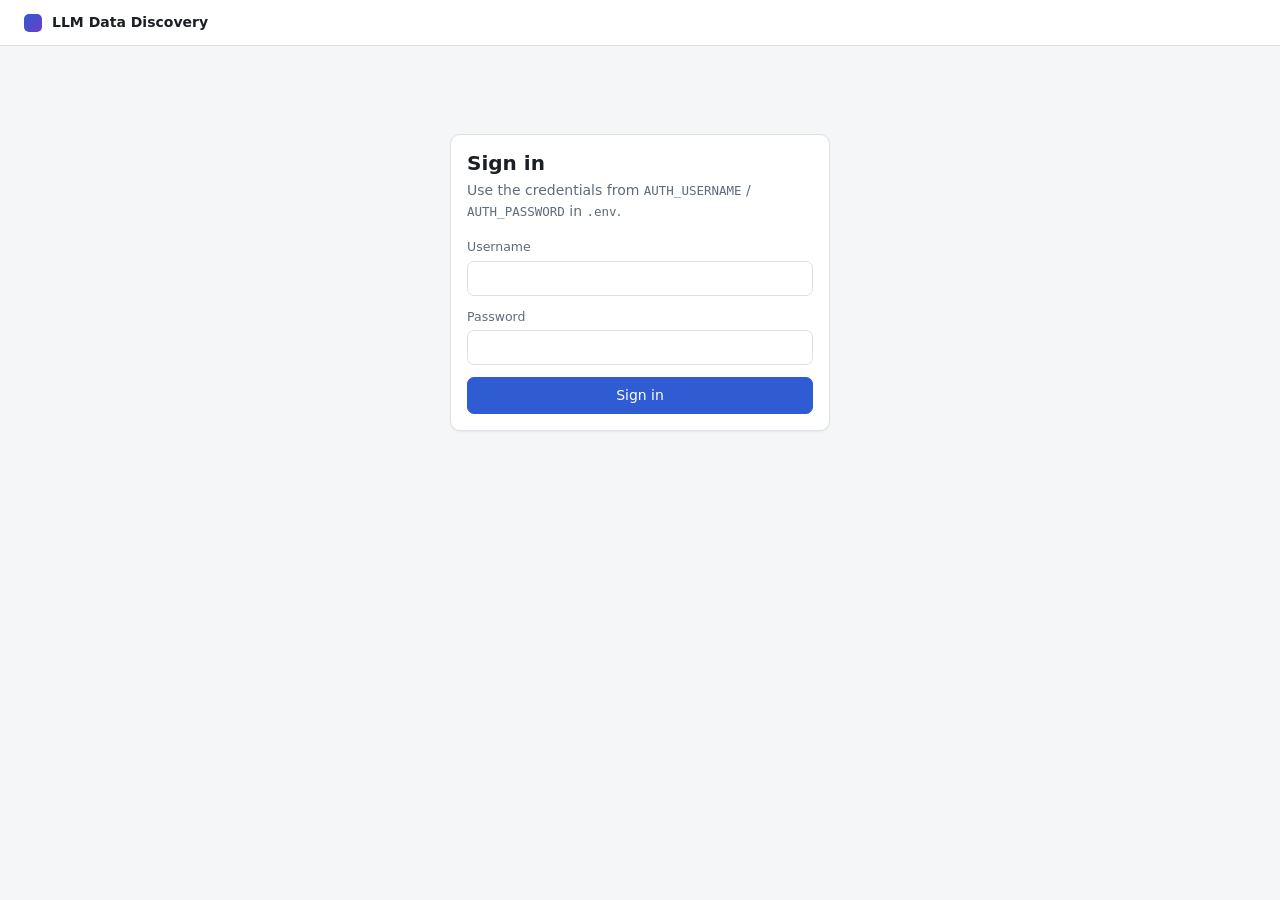
<file: app/static/index.html>
<!doctype html>
<html lang="en">
<head>
  <meta charset="utf-8">
  <meta name="viewport" content="width=device-width, initial-scale=1">
  <title>LLM Data Discovery</title>
  <link rel="icon" href="data:,">
  <link rel="stylesheet" href="styles.css">
</head>
<body>
  <header class="topbar">
    <div class="brand">
      <span class="brand-mark" aria-hidden="true"></span>
      <span>LLM Data Discovery</span>
    </div>
    <div class="session" id="session" hidden>
      <span id="session-user"></span>
      <button type="button" class="btn btn-ghost" id="logout">Sign out</button>
    </div>
  </header>

  <main>
    <!-- Sign in -->
    <section class="card login" id="login-view">
      <h1>Sign in</h1>
      <p class="muted">Use the credentials from <code>AUTH_USERNAME</code> / <code>AUTH_PASSWORD</code> in <code>.env</code>.</p>
      <form id="login-form" autocomplete="on">
        <label>Username <input name="username" required autocomplete="username"></label>
        <label>Password <input name="password" type="password" required autocomplete="current-password"></label>
        <button class="btn btn-primary" type="submit">Sign in</button>
      </form>
    </section>

    <!-- Workspace -->
    <div class="workspace" id="app-view" hidden>
      <aside class="sidebar">
        <section class="card">
          <h2>Scan a database</h2>
          <form id="connect-form" class="grid-form">
            <label class="span-2">Host <input name="host" required value="demo-db"></label>
            <label>Port <input name="port" type="number" min="1" max="65535" required value="5432"></label>
            <label>Schema <input name="schema_name" placeholder="all"></label>
            <label class="span-2">Database <input name="database" required value="llm_discovery_demo"></label>
            <label>Username <input name="username" required value="discovery_reader" autocomplete="off"></label>
            <label>Password <input name="password" type="password" autocomplete="off"></label>
            <button class="btn btn-primary span-2" type="submit">Extract metadata</button>
          </form>
        </section>

        <section class="card">
          <div class="card-head">
            <h2>Snapshots</h2>
            <button type="button" class="btn btn-ghost btn-sm" id="refresh">Refresh</button>
          </div>
          <ul class="snapshot-list" id="snapshot-list"></ul>
        </section>
      </aside>

      <section class="detail" id="detail">
        <div class="empty card">
          <h2>No snapshot selected</h2>
          <p class="muted">Extract metadata from a database, or pick a snapshot on the left.</p>
        </div>
      </section>
    </div>
  </main>

  <div class="toasts" id="toasts" role="status" aria-live="polite"></div>

  <script src="app.js"></script>
</body>
</html>
</file>
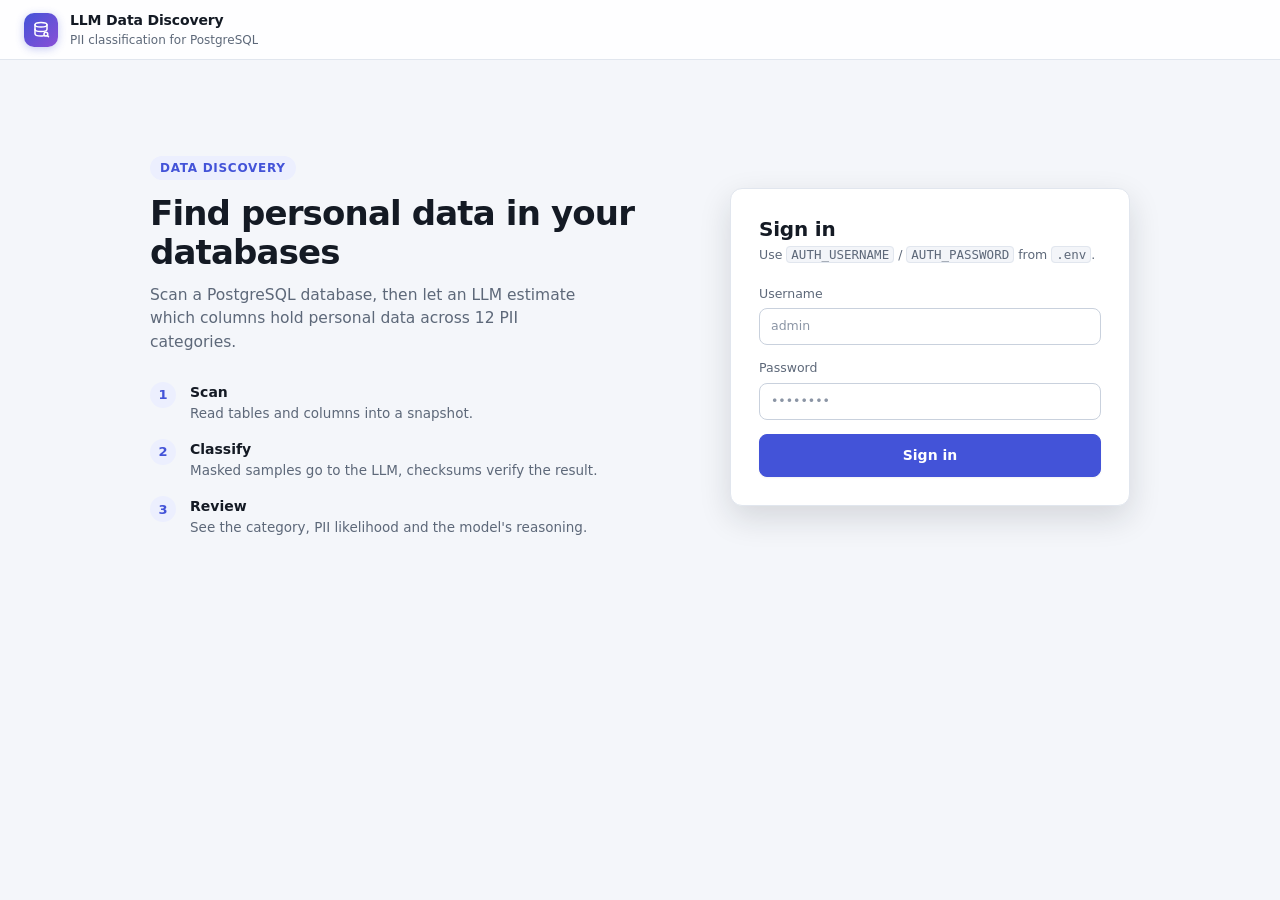
<file: LLM_based_python/app/static/index.html>
<!doctype html>
<html lang="en">
<head>
  <meta charset="utf-8">
  <meta name="viewport" content="width=device-width, initial-scale=1">
  <title>LLM Data Discovery</title>
  <link rel="icon" href="data:,">
  <link rel="stylesheet" href="styles.css">
</head>
<body>
  <header class="topbar">
    <div class="brand">
      <span class="brand-mark" aria-hidden="true">
        <svg viewBox="0 0 24 24" width="18" height="18" fill="none" stroke="currentColor" stroke-width="2" stroke-linecap="round" stroke-linejoin="round"><ellipse cx="12" cy="5" rx="8" ry="3"/><path d="M4 5v6c0 1.66 3.58 3 8 3s8-1.34 8-3V5"/><path d="M4 11v6c0 1.66 3.58 3 8 3 1.1 0 2.15-.08 3.1-.24"/><circle cx="18.5" cy="17.5" r="2.5"/><path d="m20.5 19.5 1.5 1.5"/></svg>
      </span>
      <span class="brand-text">
        <span class="brand-name">LLM Data Discovery</span>
        <span class="brand-sub">PII classification for PostgreSQL</span>
      </span>
    </div>
    <div class="session" id="session" hidden>
      <span class="user-chip"><span class="avatar" id="session-avatar" aria-hidden="true"></span><span id="session-user"></span></span>
      <button type="button" class="btn btn-ghost btn-sm" id="logout">Sign out</button>
    </div>
  </header>

  <main>
    <!-- Sign in -->
    <section class="login" id="login-view">
      <div class="login-intro">
        <span class="eyebrow">Data discovery</span>
        <h1>Find personal data in your databases</h1>
        <p>Scan a PostgreSQL database, then let an LLM estimate which columns hold personal data across 12 PII categories.</p>
        <ol class="steps">
          <li><span class="step-num">1</span><div><strong>Scan</strong><span>Read tables and columns into a snapshot.</span></div></li>
          <li><span class="step-num">2</span><div><strong>Classify</strong><span>Masked samples go to the LLM, checksums verify the result.</span></div></li>
          <li><span class="step-num">3</span><div><strong>Review</strong><span>See the category, PII likelihood and the model's reasoning.</span></div></li>
        </ol>
      </div>
      <div class="card login-card">
        <h2>Sign in</h2>
        <p class="muted small">Use <code>AUTH_USERNAME</code> / <code>AUTH_PASSWORD</code> from <code>.env</code>.</p>
        <form id="login-form" autocomplete="on">
          <label>Username <input name="username" required autocomplete="username" placeholder="admin"></label>
          <label>Password <input name="password" type="password" required autocomplete="current-password" placeholder="••••••••"></label>
          <button class="btn btn-primary btn-block" type="submit">Sign in</button>
        </form>
      </div>
    </section>

    <!-- Workspace -->
    <div class="workspace" id="app-view" hidden>
      <aside class="sidebar">
        <section class="card">
          <div class="card-head">
            <h2><span class="step-num step-sm">1</span>Scan a database</h2>
          </div>
          <form id="connect-form" class="grid-form">
            <label class="span-2">Host <input name="host" required value="demo-db"></label>
            <label>Port <input name="port" type="number" min="1" max="65535" required value="5432"></label>
            <label>Schema <input name="schema_name" placeholder="all schemas"></label>
            <label class="span-2">Database <input name="database" required value="llm_discovery_demo"></label>
            <label>Username <input name="username" required value="discovery_reader" autocomplete="off"></label>
            <label>Password <input name="password" type="password" autocomplete="off"></label>
            <p class="form-hint span-2">Inside Docker the demo database host is <code>demo-db</code>, not <code>localhost</code>. Use the read-only login <code>discovery_reader</code>.</p>
            <button class="btn btn-primary span-2" type="submit">Extract metadata</button>
          </form>
        </section>

        <section class="card">
          <div class="card-head">
            <h2><span class="step-num step-sm">2</span>Snapshots</h2>
            <button type="button" class="btn btn-ghost btn-sm" id="refresh" title="Reload the list">Refresh</button>
          </div>
          <ul class="snapshot-list" id="snapshot-list"></ul>
        </section>
      </aside>

      <section class="detail" id="detail"></section>
    </div>
  </main>

  <div class="toasts" id="toasts" role="status" aria-live="polite"></div>

  <script src="app.js"></script>
</body>
</html>
</file>
<file: app/static/styles.css>
:root {
  --bg: #f5f6f8;
  --surface: #ffffff;
  --surface-2: #f0f2f5;
  --border: #dde1e7;
  --text: #1b1f24;
  --muted: #5f6b7a;
  --accent: #2f5bd3;
  --accent-text: #ffffff;
  --accent-soft: #e6ecfb;
  --danger: #c0392b;
  --danger-soft: #fbe9e7;
  --pii: #b5420f;
  --pii-soft: #fdeee3;
  --safe: #1d7a46;
  --safe-soft: #e3f4ea;
  --check: #6b3fc4;
  --check-soft: #efe8fc;
  --bar-llm: #c3ccdb;
  --shadow: 0 1px 2px rgba(16, 24, 40, 0.06);
  --radius: 10px;
  color-scheme: light;
}

@media (prefers-color-scheme: dark) {
  :root {
    --bg: #111418;
    --surface: #191d23;
    --surface-2: #20252c;
    --border: #2d333c;
    --text: #e6e9ee;
    --muted: #9aa5b4;
    --accent: #7b9cff;
    --accent-text: #0d1220;
    --accent-soft: #1f2a45;
    --danger: #ff7b6e;
    --danger-soft: #3a1f1c;
    --pii: #ffa36b;
    --pii-soft: #3a2516;
    --safe: #5fd393;
    --safe-soft: #17301f;
    --check: #b99bff;
    --check-soft: #2a2140;
    --bar-llm: #3a4250;
    --shadow: none;
    color-scheme: dark;
  }
}

* { box-sizing: border-box; }

body {
  margin: 0;
  background: var(--bg);
  color: var(--text);
  font: 14px/1.5 system-ui, -apple-system, "Segoe UI", Roboto, sans-serif;
}

h1, h2 { margin: 0 0 4px; line-height: 1.25; }
h1 { font-size: 20px; }
h2 { font-size: 15px; }
p { margin: 4px 0; }
.mono { overflow-wrap: anywhere; }
code, .mono { font-family: ui-monospace, SFMono-Regular, Menlo, monospace; font-size: 12.5px; }
.muted { color: var(--muted); }
.small { font-size: 12.5px; }
.right { text-align: right; }
[hidden] { display: none !important; }

/* ---------- layout ---------- */

.topbar {
  display: flex;
  align-items: center;
  justify-content: space-between;
  padding: 12px 24px;
  background: var(--surface);
  border-bottom: 1px solid var(--border);
}
.brand { display: flex; align-items: center; gap: 10px; font-weight: 600; }
.brand-mark {
  width: 18px; height: 18px; border-radius: 5px;
  background: linear-gradient(135deg, var(--accent), var(--check));
}
.session { display: flex; align-items: center; gap: 12px; color: var(--muted); }

main { padding: 24px; max-width: 1400px; margin: 0 auto; }

.workspace {
  display: grid;
  grid-template-columns: 340px minmax(0, 1fr);
  gap: 20px;
  align-items: start;
}
.sidebar { display: flex; flex-direction: column; gap: 16px; position: sticky; top: 16px; }
.detail { display: flex; flex-direction: column; gap: 12px; min-width: 0; }

@media (max-width: 900px) {
  main { padding: 16px; }
  .workspace { grid-template-columns: 1fr; }
  .sidebar { position: static; }
}

.card {
  background: var(--surface);
  border: 1px solid var(--border);
  border-radius: var(--radius);
  padding: 16px;
  box-shadow: var(--shadow);
}
.card-head { display: flex; align-items: center; justify-content: space-between; margin-bottom: 8px; }

.login { max-width: 380px; margin: 64px auto; }
.login form { display: flex; flex-direction: column; gap: 12px; margin-top: 16px; }

.empty { text-align: center; padding: 48px 16px; }

/* ---------- forms ---------- */

label { display: flex; flex-direction: column; gap: 4px; font-size: 12.5px; color: var(--muted); }
label.inline { flex-direction: row; align-items: center; gap: 8px; }
input {
  font: inherit;
  color: var(--text);
  background: var(--surface);
  border: 1px solid var(--border);
  border-radius: 7px;
  padding: 7px 10px;
  min-width: 0;
}
input:focus { outline: 2px solid var(--accent); outline-offset: -1px; border-color: transparent; }
label input { width: 100%; }
label.inline input { width: 72px; }

.grid-form { display: grid; grid-template-columns: minmax(0, 1fr) minmax(0, 1fr); gap: 10px; margin-top: 10px; }
.span-2 { grid-column: span 2; }

.btn {
  font: inherit;
  font-weight: 500;
  border: 1px solid var(--border);
  background: var(--surface-2);
  color: var(--text);
  border-radius: 7px;
  padding: 7px 14px;
  cursor: pointer;
  white-space: nowrap;
}
.btn:hover { border-color: var(--muted); }
.btn:disabled { opacity: 0.6; cursor: progress; }
.btn-primary { background: var(--accent); border-color: var(--accent); color: var(--accent-text); }
.btn-primary:hover { filter: brightness(1.08); border-color: var(--accent); }
.btn-danger { background: var(--danger-soft); border-color: transparent; color: var(--danger); }
.btn-ghost { background: transparent; }
.btn-sm { padding: 4px 10px; font-size: 12.5px; }
.is-busy { position: relative; }

/* ---------- snapshots ---------- */

.snapshot-list { list-style: none; margin: 0; padding: 0; display: flex; flex-direction: column; gap: 6px; max-height: 50vh; overflow: auto; }
.snapshot {
  width: 100%;
  text-align: left;
  font: inherit;
  color: inherit;
  background: transparent;
  border: 1px solid var(--border);
  border-radius: 8px;
  padding: 8px 10px;
  cursor: pointer;
  display: flex;
  flex-direction: column;
}
.snapshot:hover { background: var(--surface-2); }
.snapshot.is-active { border-color: var(--accent); background: var(--accent-soft); }
.snapshot-name { font-weight: 600; }
.snapshot-meta { font-size: 12px; color: var(--muted); }

/* ---------- detail ---------- */

.detail-head { display: flex; justify-content: space-between; gap: 16px; flex-wrap: wrap; }
.detail-actions { display: flex; align-items: center; gap: 12px; }
.toolbar input { width: 100%; }

.tables { display: flex; flex-direction: column; gap: 10px; }
.table-card { padding: 0; overflow: hidden; }
.table-card summary {
  display: flex;
  align-items: center;
  gap: 10px;
  padding: 12px 16px;
  cursor: pointer;
  list-style: none;
}
.table-card summary::-webkit-details-marker { display: none; }
.table-card summary::before { content: "▸"; color: var(--muted); transition: transform 0.15s; }
.table-card[open] summary::before { transform: rotate(90deg); }
.table-card[open] summary { border-bottom: 1px solid var(--border); }
.table-name { font-weight: 600; }
.spacer { flex: 1; }

.tag {
  display: inline-block;
  font-size: 11.5px;
  padding: 1px 7px;
  border-radius: 999px;
  background: var(--surface-2);
  color: var(--muted);
  margin-left: 6px;
}
.tag-quiet { background: transparent; border: 1px solid var(--border); }
.tag-pii { background: var(--pii-soft); color: var(--pii); }
.tag-check { background: var(--check-soft); color: var(--check); }

table.columns { width: 100%; border-collapse: collapse; }
table.columns th {
  text-align: left;
  font-weight: 500;
  font-size: 12px;
  color: var(--muted);
  padding: 8px 16px;
  background: var(--surface-2);
}
table.columns td { padding: 8px 16px; border-top: 1px solid var(--border); vertical-align: middle; }
.col-name { font-weight: 500; }
tr.is-expandable { cursor: pointer; }
tr.is-expandable:hover td { background: var(--surface-2); }
tr.is-open td { background: var(--surface-2); }
tr.result-row td { border-top: none; background: var(--surface-2); padding-top: 0; }

.result { display: inline-flex; align-items: center; gap: 8px; flex-wrap: wrap; }
.badge { font-size: 12px; font-weight: 600; padding: 2px 9px; border-radius: 6px; }
.badge-pii { background: var(--pii-soft); color: var(--pii); }
.badge-safe { background: var(--safe-soft); color: var(--safe); }

.result-detail {
  background: var(--surface);
  border: 1px solid var(--border);
  border-radius: 8px;
  padding: 14px;
  display: flex;
  flex-direction: column;
  gap: 12px;
}
.result-stats { display: grid; grid-template-columns: repeat(auto-fit, minmax(140px, 1fr)); gap: 10px; }
.stat { display: flex; flex-direction: column; }
.stat-name { font-size: 11.5px; color: var(--muted); text-transform: uppercase; letter-spacing: 0.04em; }
.stat-value { font-weight: 600; }
.stat-sub { font-size: 12px; color: var(--muted); }

.evidence { display: flex; align-items: center; gap: 6px; flex-wrap: wrap; font-size: 12.5px; }
.evidence .tag { margin-left: 0; }

.bars { display: flex; flex-direction: column; gap: 4px; }
.bar-row { display: grid; grid-template-columns: 150px minmax(0, 1fr) 130px; align-items: center; gap: 10px; font-size: 12.5px; }
.bar-row.is-top .bar-label { font-weight: 600; }
.bar-track { position: relative; height: 10px; background: var(--surface-2); border-radius: 5px; overflow: hidden; }
.bar { position: absolute; left: 0; top: 0; bottom: 0; border-radius: 5px; }
.bar-llm { background: var(--bar-llm); }
.bar-final { background: var(--accent); height: 6px; top: 2px; }
.bar-value { font-variant-numeric: tabular-nums; }

.legend { display: flex; align-items: center; gap: 6px; }
.swatch { display: inline-block; width: 12px; height: 8px; border-radius: 3px; }
.swatch-final { background: var(--accent); }
.swatch-llm { background: var(--bar-llm); margin-left: 8px; }
.reasoning { font-size: 13px; }

@media (max-width: 600px) {
  .bar-row { grid-template-columns: 100px minmax(0, 1fr) 70px; }
  table.columns td, table.columns th { padding: 8px 10px; }
  table.columns th:nth-child(2), table.columns td:nth-child(2) { display: none; }
}

/* ---------- toasts ---------- */

.toasts { position: fixed; right: 16px; bottom: 16px; display: flex; flex-direction: column; gap: 8px; z-index: 10; max-width: min(420px, calc(100vw - 32px)); }
.toast {
  padding: 10px 14px;
  border-radius: 8px;
  background: var(--surface);
  border: 1px solid var(--border);
  box-shadow: 0 4px 16px rgba(0, 0, 0, 0.12);
}
.toast-error { border-color: var(--danger); color: var(--danger); }
.toast-success { border-color: var(--safe); }
</file>
<file: LLM_based_python/app/static/styles.css>
:root {
  --bg: #f4f6fa;
  --surface: #ffffff;
  --surface-2: #f3f5f9;
  --surface-3: #e9edf3;
  --border: #e1e6ee;
  --border-strong: #c9d1dd;
  --text: #141a24;
  --muted: #5d6879;
  --faint: #8b95a5;
  --accent: #4353d8;
  --accent-hover: #3644c4;
  --accent-text: #ffffff;
  --accent-soft: #eceffe;
  --accent-2: #8a4fd6;
  --danger: #c4372a;
  --danger-soft: #fcecea;
  --pii: #b8460f;
  --pii-soft: #fdf0e6;
  --pii-line: #f0a36e;
  --safe: #1c7a48;
  --safe-soft: #e5f5ec;
  --check: #6b3fc4;
  --check-soft: #f0eafd;
  --bar-llm: #cdd4e0;
  --shadow-sm: 0 1px 2px rgba(20, 26, 36, 0.05);
  --shadow: 0 1px 2px rgba(20, 26, 36, 0.04), 0 4px 12px rgba(20, 26, 36, 0.05);
  --shadow-lg: 0 12px 32px rgba(20, 26, 36, 0.14);
  --ring: 0 0 0 3px rgba(67, 83, 216, 0.22);
  --radius: 12px;
  --radius-sm: 8px;
  color-scheme: light;
}

@media (prefers-color-scheme: dark) {
  :root {
    --bg: #0e1116;
    --surface: #161a21;
    --surface-2: #1c2129;
    --surface-3: #252b35;
    --border: #272d37;
    --border-strong: #3a424f;
    --text: #e7eaf0;
    --muted: #9ba5b5;
    --faint: #6f7a8b;
    --accent: #8595ff;
    --accent-hover: #9aa7ff;
    --accent-text: #0c1020;
    --accent-soft: #1d2445;
    --accent-2: #c19bff;
    --danger: #ff8073;
    --danger-soft: #3a1d1a;
    --pii: #ffab73;
    --pii-soft: #36231a;
    --pii-line: #b5683a;
    --safe: #63d597;
    --safe-soft: #16301f;
    --check: #bd9fff;
    --check-soft: #2a2142;
    --bar-llm: #3a4250;
    --shadow-sm: none;
    --shadow: none;
    --shadow-lg: 0 12px 32px rgba(0, 0, 0, 0.5);
    --ring: 0 0 0 3px rgba(133, 149, 255, 0.3);
    color-scheme: dark;
  }
}

* { box-sizing: border-box; }

body {
  margin: 0;
  min-height: 100vh;
  background: var(--bg);
  color: var(--text);
  font: 14px/1.5 system-ui, -apple-system, "Segoe UI", Roboto, "Helvetica Neue", sans-serif;
  -webkit-font-smoothing: antialiased;
}

h1, h2, h3 { margin: 0; line-height: 1.25; letter-spacing: -0.01em; }
h1 { font-size: 20px; font-weight: 650; }
h2 { font-size: 15px; font-weight: 600; }
p { margin: 4px 0; }
.mono { overflow-wrap: anywhere; }
code, .mono { font-family: ui-monospace, SFMono-Regular, Menlo, Consolas, monospace; font-size: 12.5px; }
code { background: var(--surface-2); border: 1px solid var(--border); padding: 0 4px; border-radius: 4px; }
.muted { color: var(--muted); }
.small { font-size: 12.5px; }
.right { text-align: right; }
[hidden] { display: none !important; }
svg { flex-shrink: 0; }

/* ---------- top bar ---------- */

.topbar {
  position: sticky;
  top: 0;
  z-index: 5;
  display: flex;
  align-items: center;
  justify-content: space-between;
  gap: 16px;
  padding: 10px 24px;
  background: color-mix(in srgb, var(--surface) 88%, transparent);
  backdrop-filter: saturate(1.4) blur(10px);
  border-bottom: 1px solid var(--border);
}
.brand { display: flex; align-items: center; gap: 12px; min-width: 0; }
.brand-mark {
  display: grid; place-items: center;
  width: 34px; height: 34px; border-radius: 10px;
  color: #fff;
  background: linear-gradient(135deg, var(--accent), var(--accent-2));
  box-shadow: 0 2px 8px rgba(67, 83, 216, 0.3);
}
.brand-text { display: flex; flex-direction: column; min-width: 0; }
.brand-name { font-weight: 650; letter-spacing: -0.01em; }
.brand-sub { font-size: 12px; color: var(--muted); white-space: nowrap; overflow: hidden; text-overflow: ellipsis; }
.session { display: flex; align-items: center; gap: 8px; }
.user-chip { display: inline-flex; align-items: center; gap: 8px; color: var(--muted); font-weight: 500; }
.avatar {
  display: grid; place-items: center;
  width: 28px; height: 28px; border-radius: 50%;
  background: var(--accent-soft); color: var(--accent);
  font-size: 12px; font-weight: 700; text-transform: uppercase;
}

/* ---------- layout ---------- */

main { padding: 24px; max-width: 1440px; margin: 0 auto; }

.workspace {
  display: grid;
  grid-template-columns: 340px minmax(0, 1fr);
  gap: 20px;
  align-items: start;
}
.sidebar { display: flex; flex-direction: column; gap: 16px; position: sticky; top: 78px; }
.detail { display: flex; flex-direction: column; gap: 14px; min-width: 0; }

.card {
  background: var(--surface);
  border: 1px solid var(--border);
  border-radius: var(--radius);
  padding: 18px;
  box-shadow: var(--shadow);
}
.card-head { display: flex; align-items: center; justify-content: space-between; gap: 8px; margin-bottom: 12px; }
.card-head h2 { display: flex; align-items: center; gap: 10px; }

.step-num {
  display: inline-grid; place-items: center;
  width: 26px; height: 26px; border-radius: 50%;
  background: var(--accent-soft); color: var(--accent);
  font-size: 13px; font-weight: 700; flex-shrink: 0;
}
.step-sm { width: 22px; height: 22px; font-size: 12px; }

/* ---------- sign in ---------- */

.login {
  display: grid;
  grid-template-columns: minmax(0, 1.1fr) minmax(0, 400px);
  gap: 56px;
  align-items: center;
  max-width: 980px;
  margin: 72px auto;
}
.eyebrow {
  display: inline-block;
  font-size: 12px; font-weight: 600; letter-spacing: 0.06em; text-transform: uppercase;
  color: var(--accent);
  background: var(--accent-soft);
  padding: 3px 10px; border-radius: 999px;
  margin-bottom: 14px;
}
.login-intro h1 { font-size: 34px; line-height: 1.15; letter-spacing: -0.025em; font-weight: 700; margin-bottom: 12px; }
.login-intro > p { font-size: 15.5px; color: var(--muted); max-width: 46ch; }
.steps { list-style: none; padding: 0; margin: 28px 0 0; display: flex; flex-direction: column; gap: 16px; }
.steps li { display: flex; gap: 14px; align-items: flex-start; }
.steps li div { display: flex; flex-direction: column; }
.steps li span:not(.step-num) { color: var(--muted); font-size: 13.5px; }
.login-card { padding: 28px; box-shadow: var(--shadow-lg); }
.login-card h2 { font-size: 20px; margin-bottom: 4px; }
.login form { display: flex; flex-direction: column; gap: 14px; margin-top: 20px; }

/* ---------- forms ---------- */

label { display: flex; flex-direction: column; gap: 5px; font-size: 12.5px; font-weight: 500; color: var(--muted); }
label.inline { flex-direction: row; align-items: center; gap: 8px; }
input {
  font: inherit;
  color: var(--text);
  background: var(--surface);
  border: 1px solid var(--border-strong);
  border-radius: var(--radius-sm);
  padding: 8px 11px;
  min-width: 0;
  transition: border-color 0.15s, box-shadow 0.15s;
}
input::placeholder { color: var(--faint); }
input:hover { border-color: var(--muted); }
input:focus { outline: none; border-color: var(--accent); box-shadow: var(--ring); }
label input { width: 100%; }
label.inline input { width: 72px; }

.grid-form { display: grid; grid-template-columns: minmax(0, 1fr) minmax(0, 1fr); gap: 12px; }
.span-2 { grid-column: span 2; }
.grid-form .btn-primary { margin-top: 4px; }

.btn {
  display: inline-flex; align-items: center; justify-content: center; gap: 6px;
  font: inherit;
  font-weight: 550;
  border: 1px solid var(--border-strong);
  background: var(--surface);
  color: var(--text);
  border-radius: var(--radius-sm);
  padding: 8px 14px;
  cursor: pointer;
  white-space: nowrap;
  box-shadow: var(--shadow-sm);
  transition: background 0.15s, border-color 0.15s, color 0.15s, box-shadow 0.15s;
}
.btn:hover { background: var(--surface-2); border-color: var(--muted); }
.btn:focus-visible { outline: none; box-shadow: var(--ring); }
.btn:disabled { opacity: 0.65; cursor: progress; }
.btn-primary { background: var(--accent); border-color: var(--accent); color: var(--accent-text); }
.btn-primary:hover { background: var(--accent-hover); border-color: var(--accent-hover); }
.btn-danger { background: transparent; border-color: transparent; color: var(--danger); box-shadow: none; }
.btn-danger:hover { background: var(--danger-soft); border-color: transparent; }
.btn-ghost { background: transparent; border-color: transparent; box-shadow: none; color: var(--muted); }
.btn-ghost:hover { background: var(--surface-2); border-color: transparent; color: var(--text); }
.btn-soft { background: var(--accent-soft); border-color: transparent; color: var(--accent); box-shadow: none; }
.btn-soft:hover { background: var(--accent-soft); border-color: var(--accent); }
.btn-sm { padding: 5px 10px; font-size: 12.5px; }
.btn-block { width: 100%; padding: 10px 14px; }

/* spinner for busy buttons */
.is-busy::before {
  content: "";
  width: 12px; height: 12px;
  border-radius: 50%;
  border: 2px solid currentColor;
  border-right-color: transparent;
  animation: spin 0.7s linear infinite;
}
@keyframes spin { to { transform: rotate(360deg); } }

/* ---------- snapshots ---------- */

.snapshot-list { list-style: none; margin: 0; padding: 0; display: flex; flex-direction: column; gap: 6px; max-height: 46vh; overflow: auto; margin-right: -6px; padding-right: 6px; }
.snapshot {
  width: 100%;
  text-align: left;
  font: inherit;
  color: inherit;
  background: transparent;
  border: 1px solid var(--border);
  border-radius: var(--radius-sm);
  padding: 10px 12px;
  cursor: pointer;
  display: flex;
  gap: 10px;
  align-items: flex-start;
  transition: background 0.15s, border-color 0.15s;
}
.snapshot:hover { background: var(--surface-2); border-color: var(--border-strong); }
.snapshot.is-active { border-color: var(--accent); background: var(--accent-soft); box-shadow: inset 3px 0 0 var(--accent); }
.snapshot-icon { color: var(--faint); margin-top: 2px; }
.snapshot.is-active .snapshot-icon { color: var(--accent); }
.snapshot-body { display: flex; flex-direction: column; min-width: 0; }
.snapshot-name { font-weight: 600; overflow-wrap: anywhere; }
.snapshot-meta { font-size: 12px; color: var(--muted); }
.list-empty { padding: 18px 8px; text-align: center; color: var(--muted); font-size: 13px; }

/* ---------- empty state ---------- */

.empty { text-align: center; padding: 56px 24px; display: flex; flex-direction: column; align-items: center; gap: 6px; }
.empty-art {
  display: grid; place-items: center;
  width: 72px; height: 72px; border-radius: 20px;
  background: linear-gradient(135deg, var(--accent-soft), var(--check-soft));
  color: var(--accent);
  margin-bottom: 10px;
}
.empty h2 { font-size: 18px; }
.empty > p { max-width: 44ch; }
.empty .steps { margin-top: 22px; text-align: left; }

/* ---------- detail ---------- */

.detail-head { display: flex; flex-direction: column; gap: 16px; }
.detail-top { display: flex; justify-content: space-between; align-items: flex-start; gap: 16px; flex-wrap: wrap; }
.detail-title { display: flex; align-items: center; gap: 12px; min-width: 0; }
.detail-icon { display: grid; place-items: center; width: 40px; height: 40px; border-radius: 10px; background: var(--accent-soft); color: var(--accent); flex-shrink: 0; }
.detail-title h1 { overflow-wrap: anywhere; }
.detail-meta { display: flex; flex-wrap: wrap; gap: 4px 14px; font-size: 12.5px; color: var(--muted); margin-top: 2px; }
.detail-actions { display: flex; align-items: center; gap: 10px; }
.metadata-id { font-size: 11.5px; color: var(--faint); }

.overview { display: grid; grid-template-columns: repeat(4, minmax(0, 1fr)); gap: 10px; }
.tile {
  display: flex; flex-direction: column; gap: 2px;
  padding: 12px 14px;
  border-radius: var(--radius-sm);
  background: var(--surface-2);
  border: 1px solid var(--border);
}
.tile-label { font-size: 11.5px; font-weight: 600; letter-spacing: 0.04em; text-transform: uppercase; color: var(--muted); }
.tile-value { font-size: 22px; font-weight: 700; font-variant-numeric: tabular-nums; letter-spacing: -0.02em; }
.tile-sub { font-size: 12px; color: var(--muted); }
.tile-pii { background: var(--pii-soft); border-color: transparent; }
.tile-pii .tile-label, .tile-pii .tile-value { color: var(--pii); }
.progress { height: 4px; border-radius: 2px; background: var(--surface-3); overflow: hidden; margin-top: 6px; }
.progress span { display: block; height: 100%; background: var(--accent); border-radius: 2px; transition: width 0.3s; }

.toolbar { position: relative; }
.toolbar svg { position: absolute; left: 12px; top: 50%; transform: translateY(-50%); color: var(--faint); pointer-events: none; }
.toolbar input { width: 100%; padding: 10px 12px 10px 36px; border-radius: var(--radius); background: var(--surface); box-shadow: var(--shadow-sm); }

.tables { display: flex; flex-direction: column; gap: 10px; }
.table-card { padding: 0; overflow: hidden; }
.table-card summary {
  display: flex;
  align-items: center;
  gap: 10px;
  padding: 12px 16px;
  cursor: pointer;
  list-style: none;
  transition: background 0.15s;
}
.table-card summary:hover { background: var(--surface-2); }
.table-card summary::-webkit-details-marker { display: none; }
.chevron { color: var(--faint); transition: transform 0.15s; }
.table-card[open] .chevron { transform: rotate(90deg); }
.table-card[open] summary { border-bottom: 1px solid var(--border); }
.table-name { font-weight: 600; font-family: ui-monospace, SFMono-Regular, Menlo, Consolas, monospace; font-size: 13.5px; overflow-wrap: anywhere; }
.spacer { flex: 1; }

.tag {
  display: inline-flex; align-items: center; gap: 4px;
  font-size: 11px;
  font-weight: 600;
  letter-spacing: 0.02em;
  padding: 1px 8px;
  border-radius: 999px;
  background: var(--surface-3);
  color: var(--muted);
  white-space: nowrap;
}
.tag-quiet { background: transparent; border: 1px solid var(--border); font-weight: 500; margin-left: 6px; }
.tag-pii { background: var(--pii-soft); color: var(--pii); }
.tag-safe { background: var(--safe-soft); color: var(--safe); }
.tag-check { background: var(--check-soft); color: var(--check); }
.tag-mixed { background: var(--check-soft); color: var(--check); }

.form-hint { font-size: 12px; color: var(--muted); margin: 0; }
.form-hint code { font-size: 11.5px; }

.help { padding: 0; }
.help summary { display: flex; align-items: center; gap: 8px; padding: 10px 14px; cursor: pointer; font-weight: 600; font-size: 13px; list-style: none; }
.help summary::-webkit-details-marker { display: none; }
.help summary svg { color: var(--accent); }
.help ul { margin: 0; padding: 0 16px 14px 36px; display: flex; flex-direction: column; gap: 6px; font-size: 13px; color: var(--muted); }
.help li strong { color: var(--text); }

.verdict { display: flex; gap: 10px; align-items: flex-start; padding: 12px 14px; border-radius: var(--radius-sm); }
.verdict svg { flex: none; margin-top: 1px; }
.verdict p { margin: 2px 0 0; font-size: 13px; }
.verdict-pii, .verdict-mixed { background: var(--pii-soft); color: var(--pii); }
.verdict-safe { background: var(--safe-soft); color: var(--safe); }
.verdict p { color: var(--text); }

.section-label { font-size: 11px; font-weight: 600; color: var(--muted); text-transform: uppercase; letter-spacing: 0.05em; margin: 0 0 8px; }

table.columns { width: 100%; border-collapse: collapse; }
table.columns th {
  text-align: left;
  font-weight: 600;
  font-size: 11.5px;
  letter-spacing: 0.04em;
  text-transform: uppercase;
  color: var(--muted);
  padding: 8px 16px;
  background: var(--surface-2);
}
table.columns td { padding: 9px 16px; border-top: 1px solid var(--border); vertical-align: middle; }
table.columns tbody tr:first-child td { border-top: none; }
.col-name { font-weight: 550; font-family: ui-monospace, SFMono-Regular, Menlo, Consolas, monospace; font-size: 13px; }
tr.is-expandable { cursor: pointer; }
tr.is-expandable:hover td { background: var(--surface-2); }
tr.is-open td { background: var(--surface-2); }
tr.is-pii td:first-child { box-shadow: inset 3px 0 0 var(--pii-line); }
tr.result-row td { border-top: none; background: var(--surface-2); padding-top: 0; padding-bottom: 14px; }
tr.result-row.is-pii td:first-child { box-shadow: inset 3px 0 0 var(--pii-line); }
.expand-hint { color: var(--faint); margin-left: 4px; transition: transform 0.15s; display: inline-block; vertical-align: middle; }
tr.is-open .expand-hint { transform: rotate(180deg); }

.result { display: inline-flex; align-items: center; gap: 8px; flex-wrap: wrap; }
.badge { display: inline-flex; align-items: center; gap: 5px; font-size: 12px; font-weight: 600; padding: 2px 9px; border-radius: 6px; }
.badge::before { content: ""; width: 6px; height: 6px; border-radius: 50%; background: currentColor; }
.badge-pii { background: var(--pii-soft); color: var(--pii); }
.badge-safe { background: var(--safe-soft); color: var(--safe); }
.meter { display: inline-flex; align-items: center; gap: 6px; font-size: 12px; color: var(--muted); font-variant-numeric: tabular-nums; }
.meter-track { width: 44px; height: 5px; border-radius: 3px; background: var(--surface-3); overflow: hidden; }
.meter-fill { display: block; height: 100%; border-radius: 3px; background: var(--safe); }
.meter-fill.is-pii { background: var(--pii); }

.result-detail {
  background: var(--surface);
  border: 1px solid var(--border);
  border-radius: var(--radius-sm);
  padding: 16px;
  display: flex;
  flex-direction: column;
  gap: 14px;
}
.result-stats { display: grid; grid-template-columns: repeat(auto-fit, minmax(150px, 1fr)); gap: 12px; padding-bottom: 14px; border-bottom: 1px solid var(--border); }
.stat { display: flex; flex-direction: column; min-width: 0; }
.stat-name { font-size: 11px; font-weight: 600; color: var(--muted); text-transform: uppercase; letter-spacing: 0.05em; }
.stat-value { font-weight: 650; overflow-wrap: anywhere; }
.stat-sub { font-size: 12px; color: var(--muted); }

.evidence { display: flex; align-items: center; gap: 6px; flex-wrap: wrap; font-size: 12.5px; }
.evidence .tag { white-space: normal; border-radius: 6px; padding: 2px 8px; }

.bars { display: flex; flex-direction: column; gap: 6px; }
.bar-row { display: grid; grid-template-columns: 160px minmax(0, 1fr) 130px; align-items: center; gap: 12px; font-size: 12.5px; }
.bar-row.is-top .bar-label { font-weight: 650; color: var(--text); }
.bar-label { color: var(--muted); }
.bar-track { position: relative; height: 10px; background: var(--surface-2); border-radius: 5px; overflow: hidden; }
.bar { position: absolute; left: 0; top: 0; bottom: 0; border-radius: 5px; }
.bar-llm { background: var(--bar-llm); }
.bar-final { background: linear-gradient(90deg, var(--accent), var(--accent-2)); height: 6px; top: 2px; }
.bar-row.is-top .bar-final { height: 10px; top: 0; }
.bar-value { font-variant-numeric: tabular-nums; }

.legend { display: flex; align-items: center; gap: 6px; }
.swatch { display: inline-block; width: 12px; height: 8px; border-radius: 3px; }
.swatch-final { background: var(--accent); }
.swatch-llm { background: var(--bar-llm); margin-left: 8px; }
.reasoning {
  font-size: 13px;
  background: var(--surface-2);
  border-left: 3px solid var(--accent);
  border-radius: 0 var(--radius-sm) var(--radius-sm) 0;
  padding: 10px 12px;
  margin: 0;
}
.disclaimer { font-size: 12px; color: var(--faint); margin: 0; }

/* ---------- responsive ---------- */

@media (max-width: 960px) {
  main { padding: 16px; }
  .workspace { grid-template-columns: 1fr; }
  .sidebar { position: static; }
  .login { grid-template-columns: 1fr; gap: 28px; margin: 24px auto; max-width: 480px; }
  .login-intro h1 { font-size: 26px; }
  .steps { margin-top: 20px; }
}

@media (max-width: 640px) {
  .topbar { padding: 10px 16px; }
  .brand-sub, .user-chip span:not(.avatar) { display: none; }
  .overview { grid-template-columns: repeat(2, minmax(0, 1fr)); }
  .detail-actions { width: 100%; justify-content: space-between; }
  .bar-row { grid-template-columns: 96px minmax(0, 1fr) 64px; gap: 8px; }
  .bar-value .muted { display: none; }
  table.columns td, table.columns th { padding: 8px 10px; }
  table.columns td.right { width: 1%; }
  table.columns th:first-child { width: 42%; }
  table.columns th:nth-child(2), table.columns td:nth-child(2) { display: none; }
  .col-name { overflow-wrap: anywhere; font-size: 12.5px; }
  .tag-quiet { display: table; margin: 3px 0 0; }
  .result-stats { grid-template-columns: repeat(2, minmax(0, 1fr)); }
  .table-card summary { flex-wrap: wrap; padding: 12px; row-gap: 8px; }
  .table-card summary .spacer { display: none; }
  .table-status { order: 5; flex-basis: 100%; }
  .table-status:empty { display: none; }
  .table-card summary .btn { margin-left: auto; }
  .meter, .expand-hint { display: none; }
}

@media (max-width: 960px) {
  .login-card { order: -1; }
}

/* ---------- toasts ---------- */

.toasts { position: fixed; right: 16px; bottom: 16px; display: flex; flex-direction: column; gap: 8px; z-index: 10; max-width: min(420px, calc(100vw - 32px)); }
.toast {
  display: flex; align-items: flex-start; gap: 10px;
  padding: 11px 14px;
  border-radius: var(--radius-sm);
  background: var(--surface);
  border: 1px solid var(--border);
  border-left: 4px solid var(--accent);
  box-shadow: var(--shadow-lg);
  animation: toast-in 0.2s ease-out;
}
.toast svg { margin-top: 1px; }
.toast-error { border-left-color: var(--danger); }
.toast-error svg { color: var(--danger); }
.toast-success { border-left-color: var(--safe); }
.toast-success svg { color: var(--safe); }
.toast-info svg { color: var(--accent); }
@keyframes toast-in { from { opacity: 0; transform: translateY(8px); } to { opacity: 1; transform: none; } }

@media (prefers-reduced-motion: reduce) {
  *, *::before { animation-duration: 0.01ms !important; transition-duration: 0.01ms !important; }
}
</file>
